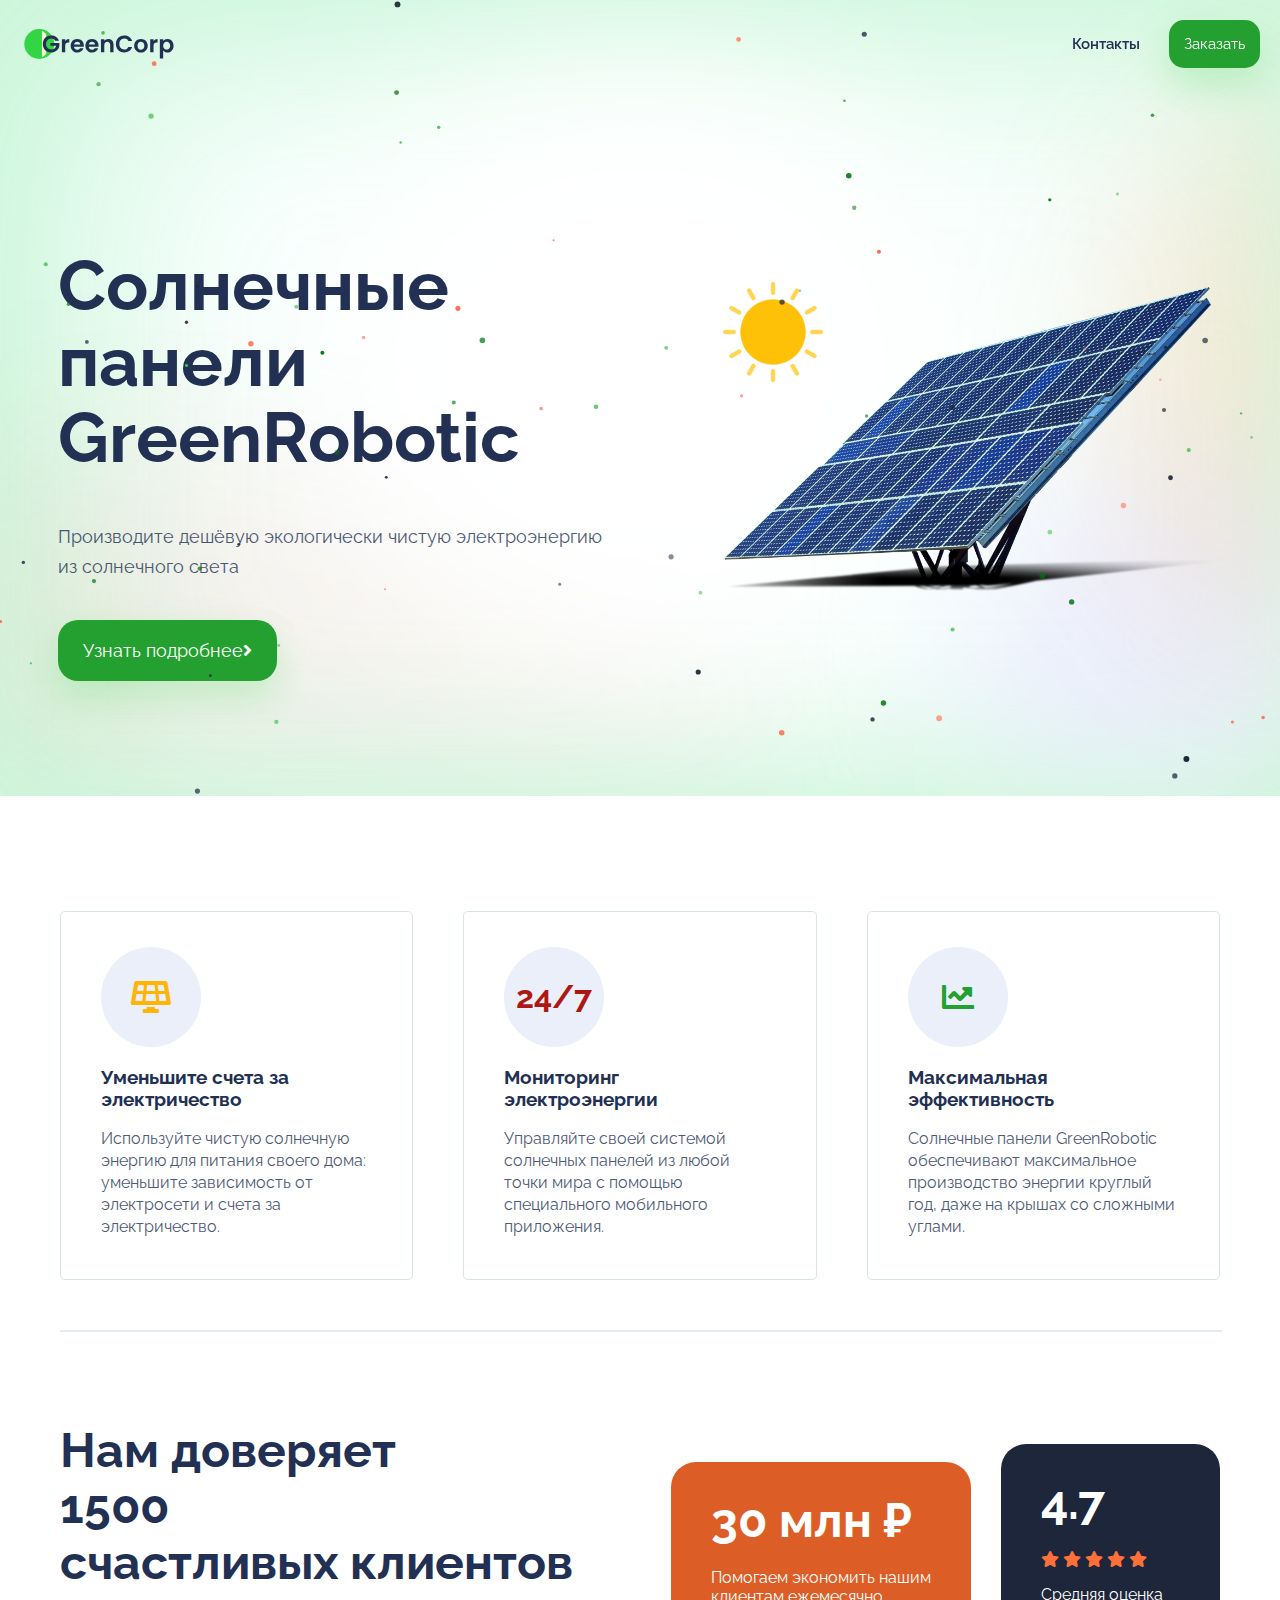
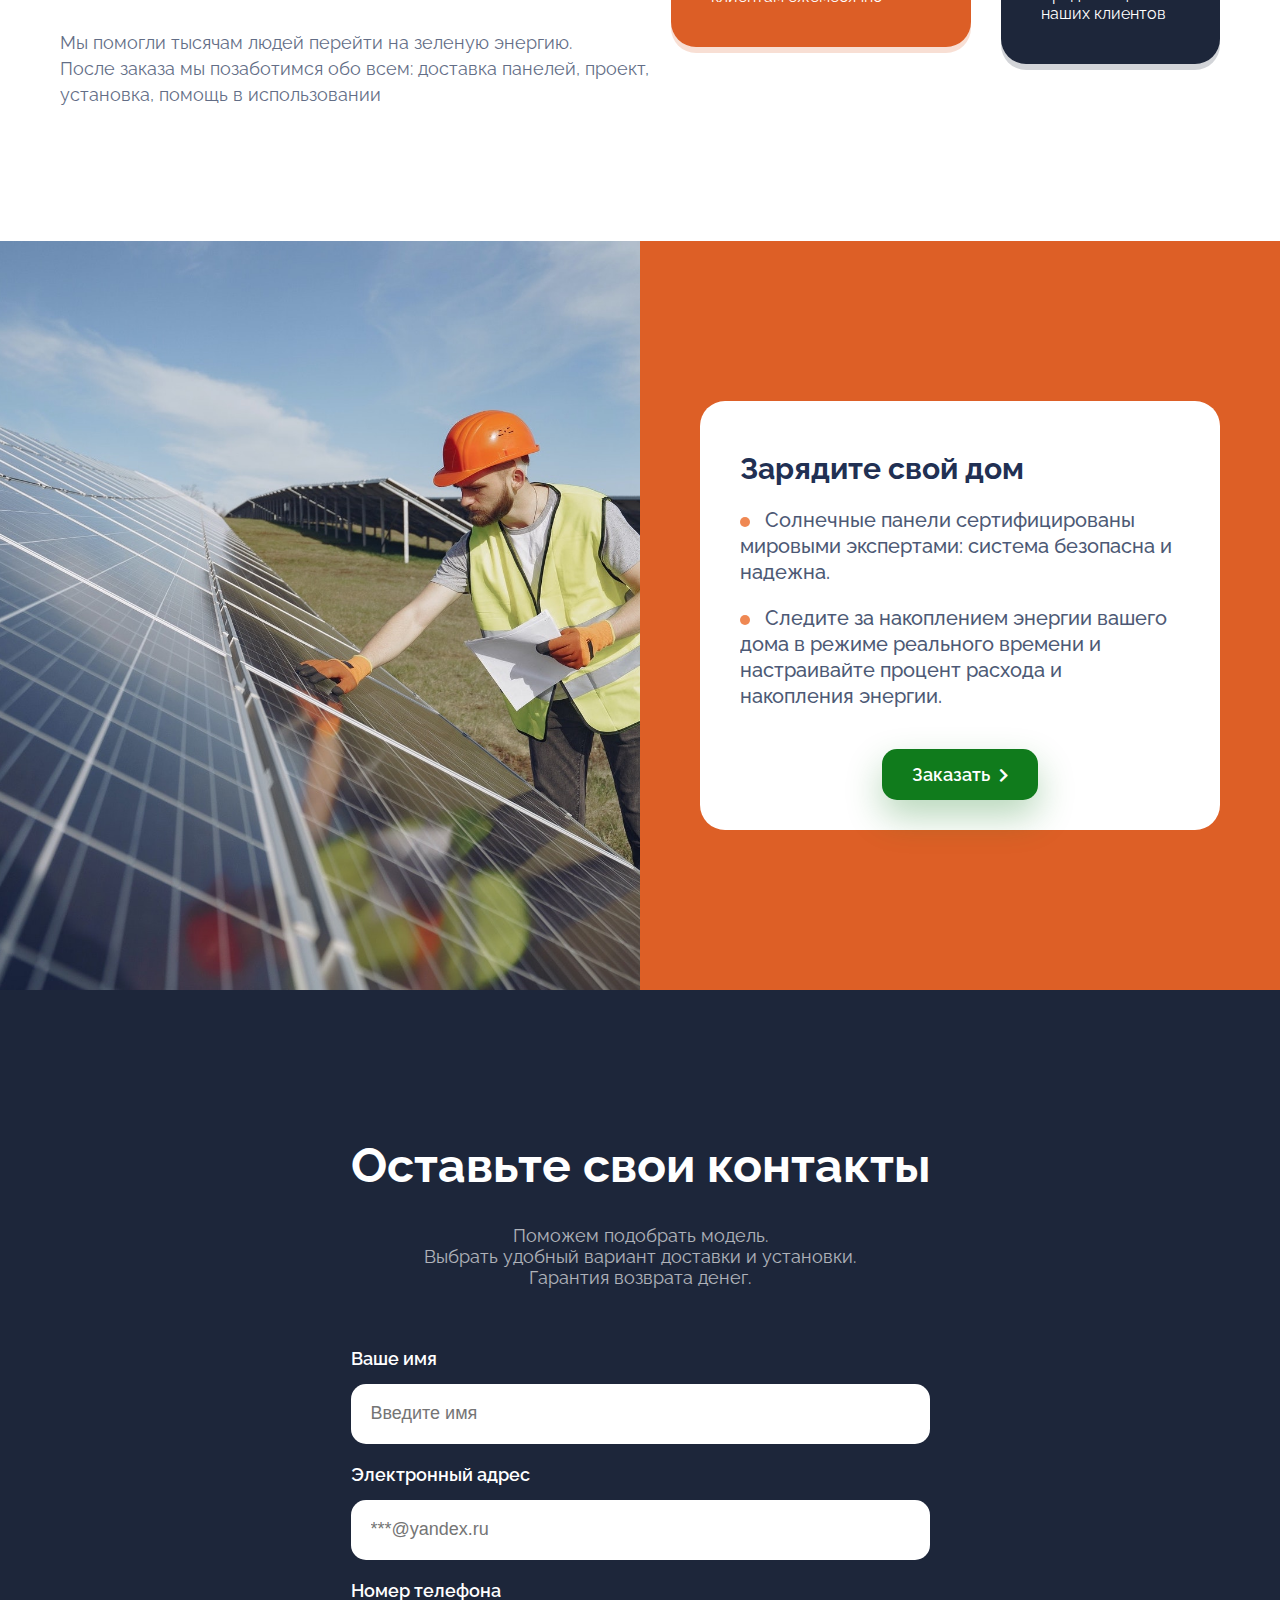
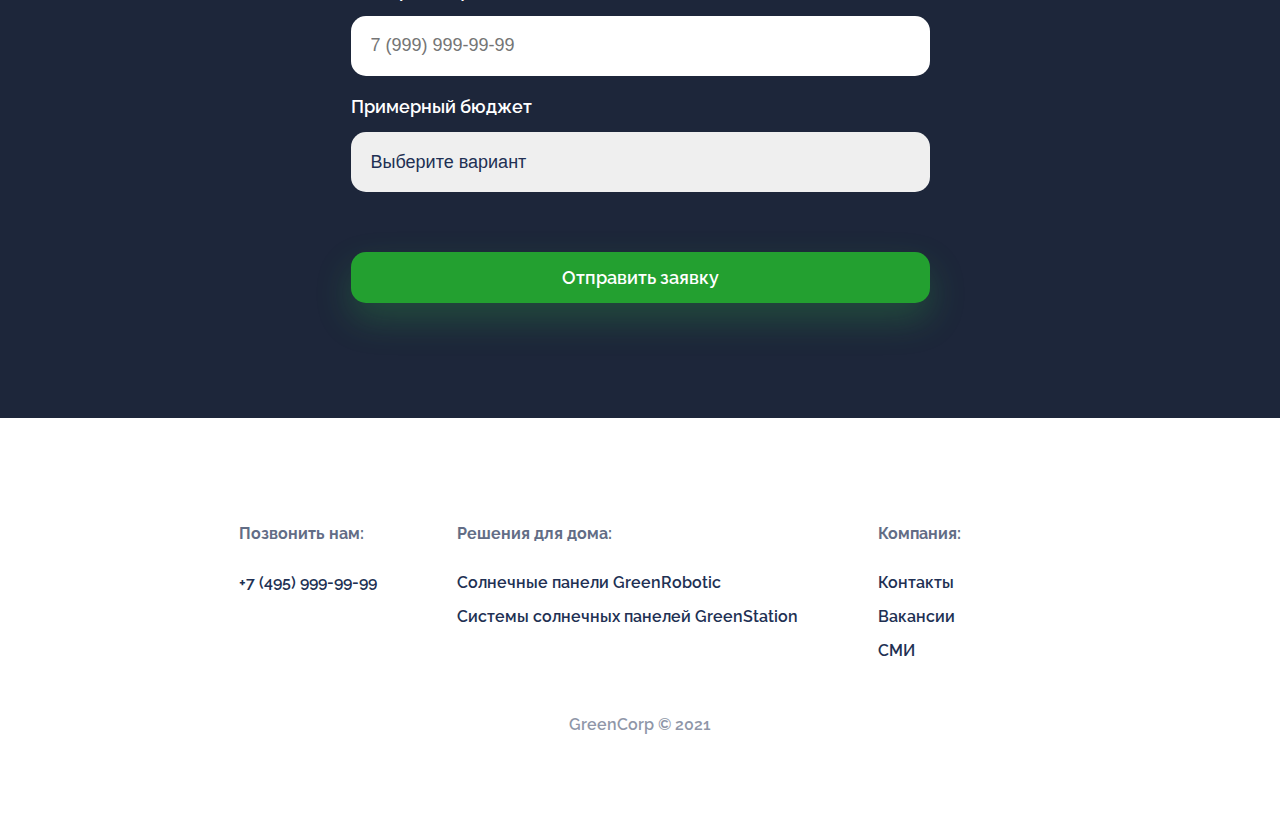
<file: index.html>
<!DOCTYPE html>
<html>
<head>
    <meta charset="UTF-8">
    <meta name="viewport" content="width=device-width, initial-scale=1.0"> 
    <title>Солнечные батареи</title>
    <link rel="stylesheet" href="main.css">
    <link href="https://fonts.googleapis.com/css2?family=Raleway:wght@100;300;400;500;600;700;800&display=swap" rel="stylesheet">
    <link rel="stylesheet" href="https://cdnjs.cloudflare.com/ajax/libs/font-awesome/5.15.4/css/all.min.css" 
integrity="sha512-1ycn6IcaQQ40/MKBW2W4Rhis/DbILU74C1vSrLJxCq57o941Ym01SwNsOMqvEBFlcgUa6xLiPY/NS5R+E6ztJQ==" crossorigin="anonymous" referrerpolicy="no-referrer">
<link rel="stylesheet" href="https://cdnjs.cloudflare.com/ajax/libs/animate.css/4.1.1/animate.min.css"/>
</head>

<body>

<header>
    <img class="header__logo" src='img/logo.svg'>
    <div class="header__controls">
        <a href="#contacts">Контакты</a>
        <button>Заказать</button>
</header>
<section class="about">
    <div class="about__info animate__animated animate__fadeInLeft animate__slow">
      <h1>Солнечные панели GreenRobotic</h1>
      <p>Производите дешёвую экологически чистую электроэнергию из солнечного света</p>
      <button>Узнать подробнее<i class="fas fa-angle-right"></i></button>
    </div>
    <div class="about__images animate__animated animate__fadeInRight animate__slow">
      <img class="about__sun-image" src="img/sun.png">
      <img class="about__image" src="img/solar-panel.png">
    </div>

    <canvas class="orb-canvas" id="orb-canvas">
    </canvas>

  </section>

<section class="features" id="features">
  <div class="cards">
    <div class="card">
      <div class="card__logo yellow">
        <i class="fas fa-solar-panel"></i>
      </div>
      <h3>Уменьшите счета за электричество</h3>
      <p>
          Используйте чистую солнечную энергию для питания своего дома: уменьшите зависимость от электросети и счета за электричество.
      </p>
    </div>
    <div class="card">
      <div class="card__logo red">
          24/7
      </div>
      <h3>Мониторинг электроэнергии</h3>
      <p>
          Управляйте своей системой солнечных панелей из любой точки мира с помощью специального мобильного приложения.
      </p>
    </div>
    <div class="card">
      <div class="card__logo green">
        <i class="fas fa-chart-line"></i>
      </div>
      <h3>Максимальная эффективность</h3>
      <p>
          Солнечные панели GreenRobotic обеспечивают максимальное производство энергии круглый год, даже на крышах со сложными углами.
      </p>
    </div>
  </div>
  <div class="features__border"></div>
  <div class="features__feedback">
    <div class="features__feedback-left">
      <h2>
        Нам доверяет
        <br>
        <div class="features__clients-count">5000+</div> счастливых клиентов
      </h2>
      <p>
         Мы помогли тысячам людей перейти на зеленую энергию.
        <br>
         После заказа мы позаботимся обо всем: доставка панелей, проект, установка, помощь в использовании
      </p>
    </div>
    <div class="features__feedback-right">
      <div class="features__box features__savings-box">
        <h3>30 млн ₽</h3>
        <p>Помогаем экономить нашим клиентам ежемесячно</p>
      </div>
      <div class="features__box features__rate-box">
        <h3>4.7</h3>
        <p class="stars">
          <i class="fas fa-star"></i>
          <i class="fas fa-star"></i>
          <i class="fas fa-star"></i>
          <i class="fas fa-star"></i>
          <i class="fas fa-star"></i>
        </p>
        <p>
          Средняя оценка наших клиентов
        </p>
      </div>
    </div>
  </div>
</section>

<section class="promo">
  <div class="promo__image"></div>
  <div class="promo__right">
    <div class="promo__text">
      <h2>Зарядите свой дом</h2>
      <p>
          Солнечные панели сертифицированы мировыми экспертами: система безопасна и надежна.
      </p>
      <p>
          Следите за накоплением энергии вашего дома в режиме реального времени и настраивайте процент расхода и накопления энергии.
      </p>
      <div class="promo__button-wrap">
        <button type="button">Заказать <i class="fas fa-chevron-right"></i></button>
      </div>
    </div>
  </div>
</section>
  

<section class="form" id="form">
	<div class="form_container">
		<div>
			<h1>Оставьте свои контакты</h1>
			<p>Поможем подобрать модель. <br>Выбрать удобный вариант доставки и установки. <br>Гарантия возврата денег.
			</p>
		</div>			
		<form>
	<div class="form__group">
		<label for="name">Ваше имя</label>
		<input type="text" placeholder="Введите имя" id="name">
	</div>
	<div class="form__group">
		<label for="email">Электронный адрес</label>
		<input type="email" placeholder="***@yandex.ru" id="email">
	</div>
	<div class="form__group">
		<label for="phone">Номер телефона</label>
		<input type="tel" placeholder="7 (999) 999-99-99" id="phone">
	</div>
	<div class="form__group">
		<label for="select">Примерный бюджет</label>
		<select name="Примерный бюджет" id="budget">
			<option disabled selected>Выберите вариант</option>
			<option value="10-30">10 000р - 30 000р</option>
			<option value="30-60">30 000р - 60 000р</option>
			<option value="60-100">60 000р - 100 000р</option>
			<option value="other"> Другое	</option>		
		</select>
	</div>
			<button type="submit" class="form__submit">Отправить заявку
			</button>
</form>
		</div>
	</div>
</section>


<footer>
  <div class="footer__container">
    <div class='footer__group'>
      <h3>Позвонить нам:</h3>
      <div class="footer__links">
        <a href="tel:74959999999">+7 (495) 999-99-99</a>
      </div>
    </div>
    
    <div class='footer__group'>
      <h3>Решения для дома:</h3>
      <div class="footer__links">
       <a href="#">Солнечные панели GreenRobotic</a> 
       <a href="#">Системы солнечных панелей GreenStation</a> 
      </div>
    </div>

    <div class='footer__group'>
      <h3>Компания:</h3>
      <div class="footer__links">
       <a href="#">Контакты</a> 
       <a href="#">Вакансии</a> 
       <a href="#">СМИ</a> 
      </div>
    </div>
  </div>





  <div class="footer__copyright">GreenCorp © 2021</div>
</footer>

   <!-- /* ... */ -->
   <script src="js/canvas.js"></script>
   <script src="js/animations.js"></script>
</body>

</html>
</file>
<file: main.css>
body {
    font-family: 'Raleway', sans-serif;
    color: #213053;
    margin: 0;
}
header {
  display: flex;
  justify-content: space-between;
  align-items: center;
	padding: 20px;
	background-color: #fff;
	top: 0px;
	z-index: 1;
  position: fixed;
  background: none;
  left: 0;
  right: 0;
  transition: box-shadow, background-color .25s ease;
}
.header__scrolled {
  background-color: white;
  box-shadow: 0 12px 34px -11px rgb(65 62 101 / 10%);
}
header a {
    font-size: 15px;
    font-weight: 600;
    margin-right: 25px;
}
.header__logo {
    height: 30px;
}
a {
  text-decoration: none;
  color: #213053;
}
 button {
    font-family: 'Raleway', sans-serif;
    font-size: 15px;
    color: #fff;
    background-color: #23a030;
    border: none;
    border-radius: 15px;
    cursor: pointer;
    box-shadow: 0 16px 36px rgb(52 213 68 / 22%);
    padding: 15px;
  }
.about__image {
    width: 500px;
}
.about__sun-image {
    width: 100px;
    height: 100px;
}
.about {
    display: flex;
    justify-content: space-around;
    align-items: center;
    padding-top: 200px;
    padding-bottom: 115px;
    background: url('img/back.png') no-repeat;
    background-position: center;
    background-size: cover;
}
.about h1 {
    font-size: 70px;
    line-height: 76px;
  }
  .about p {
    font-size: 18px;
    line-height: 30px;
    opacity: 0.8;
  }
  .about button {
    font-size: 18px;
    padding: 20px 25px;
    border-radius: 20px;
    margin-top: 20px;
  }
.about__info {
    max-width: 550px;
}

.form__container {
  width: 550px;
}
.form {
  display: flex; 
  justify-content: center; 
  align-items: center; 
  background-color: #1D263A;
  color: #fff;
  padding-top: 115px; 
  padding-bottom: 115px;
  text-align: center;
}
.form h1 {
  font-size: 48px;
}
.form p {
  font-size: 18px;
  opacity: 0.65;
}
.form__group {
  display: flex;
  flex-direction: column;
  text-align: left;
}
.form form {
  display: grid;
  grid-gap: 20px;
  margin-top: 60px;
}

.form label {
  font-size: 18px;
  font-weight: 600;
  margin-bottom: 15px;
}
.form input, .form select {
  font-size: 18px;
  color: #213053;
  height: 60px;
  padding: 0 20px 0 20px;
  border-radius: 15px;
  border: none;
}
.form__submit {
  font-size: 18px;
  font-weight: 600;
  margin-top: 40px;
}

select {
  appearance: none;
}
input {
  outline: none;
}
button:hover {
  background-color: #f6980c;
  box-shadow: 0 16px 36px rgba(246 152 12 / 20%);
  transition: background-color 0.3s ease-in;
}

footer {
  padding: 90px 20px 90px 20px;
  font-size: 16px;
  font-weight: 600;
}
.footer__container {
  display: flex;
  justify-content: center;
}

.footer__copyright {
  margin-top: 40px;
  text-align: center;
  opacity: 0.5;
}

.footer__group {
  margin-right: 80px;
}
.footer__group h3 {
  font-size: 16px;
  opacity: 0.7;
  margin-bottom: 30px;
}
.footer__links {
  display: flex;
  flex-direction: column;
}
.footer__links a {
  margin-bottom: 15px;
}

.about__sun-image {
  animation-name: rotation;
  animation-duration: 10s;
  animation-iteration-count: infinite;
  animation-timing-function: linear;
  position: absolute;
}
@keyframes rotation {
  0% {transform: rotate(0deg);}
  100% {transform: rotate(360deg);}
}


@media (max-width: 720px) {
  header {
      padding: 10px;
  }
  .header__logo {
      height: 20px;
  }
  header a {
      margin-right: 10px;
  }
  .about {
      flex-direction: column-reverse;
      padding: 50px 10px;
  }
  .about h1 {
      font-size: 36px;
      line-height: 40px;
  }
  .about__image {
      width: 280px;
  }
  .about__sun-image {
      width: 75px;
      height: 75px;
  }
  .form {
      padding: 50px 10px;
  }
  .form h1 {
      font-size: 36px;
  }

  footer {
      padding: 50px 10px;
  }
  .footer__container {
      flex-direction: column;
  }
}

@media (max-width: 1024px) {
  .about {
      padding: 115px 20px;
  }
  .about h1 {
      font-size: 36px;
      line-height: 40px;
  }
  .about__image {
      width: 280px;
  }
  .about__sun-image {
      width: 75px;
      height: 75px;
  }
}


.features {
  background-color: #fff;
  padding: 115px 60px; 
}
@media (max-width: 720px) {
  .features {
    padding: 50px 10px;
  }
}

.cards {
  display: grid;
  grid-gap: 50px;
  grid-template-columns: 1fr 1fr 1fr;
}
.card {
  padding: 35px 40px 25px 40px;
  background: #FFFFFF;
  border: 1px solid #D9E4E6;
  border-radius: 5px;
}
.card p {
  opacity: 0.8;
  font-size: 16px;
  line-height: 22px;
}
.card__logo {
  font-weight: 700;
  font-size: 32px;
  background: #eaeff9;
  border-radius: 50%;
  height: 100px;
  width: 100px;
  display: flex;
  justify-content: center;
  align-items: center;
}
.card__logo.yellow {
  color: #ffb406;
}
.card__logo.red {
  color: #ad1714;
}
.card__logo.green {
  color: #22a030;
}
@media (max-width: 720px) {
  .cards {
    grid-template-columns: auto;
  }
}

.features__border {
  width: 100%;
  border: 1px solid #E6EAF4;
  margin-top: 50px;
  margin-bottom: 50px;
}

.features__feedback {
  display: flex;
}
.features__feedback-left {
  margin-right: 10px;
}
.features__feedback-left h2 {
  font-size: 48px;
}
.features__feedback-left p {
  font-size: 18px;
  opacity: 0.7;
  line-height: 26px;
}
.features__feedback-right {
  display: flex;
  align-items: center;
}
.features__box {
  border-radius: 25px;
  padding: 30px 40px 25px 40px;
  color: white;
}
.features__box h3 {
  font-size: 48px;
  margin-top: 0;
  margin-bottom: 20px;
}
.features__savings-box {
  background-color: #dc5e26;
  box-shadow: 0 6px 0 rgb(221 95 38 / 20%);
  margin-right: 30px;
}
.features__rate-box {
  background-color: #1D263A;
  box-shadow: 0 6px 0 rgb(29 38 58 / 20%);
}
.stars {
  color: #ff7039;
}
@media (max-width: 720px) {
  .features__feedback {
    flex-direction: column;
  }
  .features__feedback-left {
    margin-right: 0;
  }
    .features__feedback-left h2, .features__box h3 {
    font-size: 36px;
  }
  .features__feedback-right {
    flex-direction: column;
    align-items: initial;
  }
  .features__savings-box {
    margin-right: 0;
    margin-bottom: 30px;
  }
 }

 .promo {
  display: flex;
}
.promo__image {
  background-image: url(img/promo.jpg);
  width: 50%;
  flex-shrink: 0;
  background-size: cover;
  background-position: center;
}
.promo__right {
  background: #dd5f26;
  padding: 160px 60px;
}
@media (max-width: 720px) {
  .promo {
    flex-direction: column-reverse;
  }
  .promo__right {
    padding: 50px 10px;
  }
  .promo__image {
    width: 100%;
    height: 500px;
  }
}

.promo__text {
  background-color: white;
  padding: 30px 40px;
  border-radius: 25px;
  font-size: 20px;
  font-weight: 500;
  line-height: 26px;
}
.promo__text p::before {
  content: '';
  display: inline-block;
  width: 10px;
  height: 10px;
  border-radius: 50%;
  background-color: #ec6b29;
  margin-right: 10px;
}
.promo__text p {
  opacity: 0.8;
}
.promo__text button {
  background-color: #107b1c;
  margin-top: 20px;
  font-weight: 600;
  font-size: 18px;
  box-shadow: 0 16px 36px rgb(16 122 28 / 30%);
  padding: 15px 30px;
}
.promo__button-wrap {
  display: flex;
  justify-content: center;
}
.promo__text button i {
  font-size: 15px;
  margin-left: 5px;
}

.about {
  position: relative;
}

.orb-canvas {
  position: absolute;
  top: 0;
  height: 100%;
  right: 0;
}
</file>
